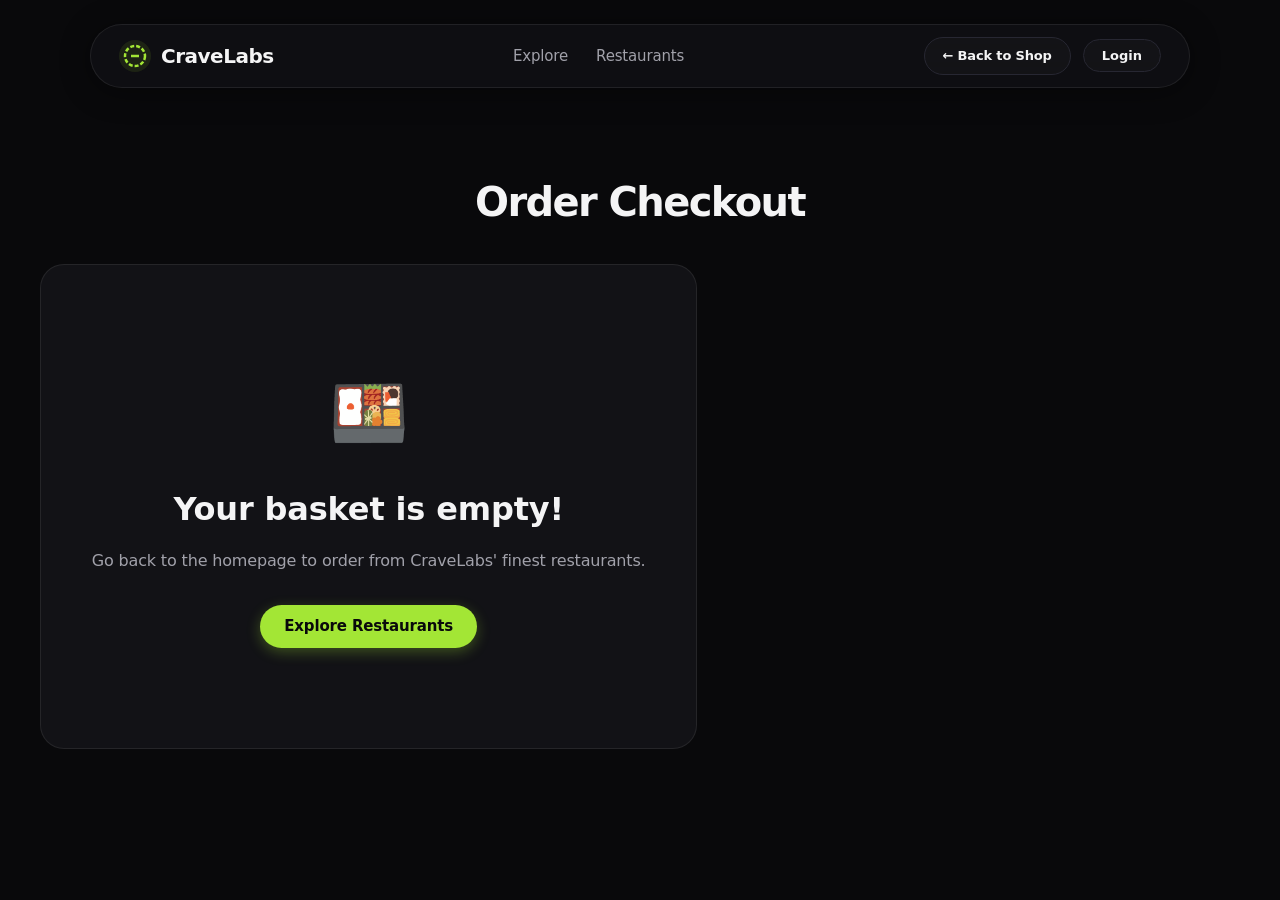
<file: checkout.html>
<!DOCTYPE html>
<html lang="en">
<head>
  <meta charset="UTF-8">
  <meta name="viewport" content="width=device-width, initial-scale=1.0">
  <meta name="description" content="Secure checkout for CraveLabs. Apply promo codes and select payment method. Enforces Clerk Google authentication.">
  <title>Checkout — CraveLabs</title>
  
  <!-- Stylesheet -->
  <link rel="stylesheet" href="styles.css">
  
  <!-- Favicon -->
  <link rel="icon" href="data:image/svg+xml,<svg xmlns='http://www.w3.org/2000/svg' viewBox='0 0 100 100'><text y='0.9em' font-size='90'>🧪</text></svg>">
  
  <!-- Clerk SDK via CDN -->
  <script async crossorigin="anonymous" src="https://cdn.clerk.com/public/clerk.js" data-clerk-publishable-key="pk_test_bW9kZXJuLWhlcm9uLTgyLmNsZXJrLmFjY291bnRzLmRldiQ"></script>
</head>
<body>

  <!-- ============================================
       NAVIGATION BAR (GLASSMORPHIC)
       ============================================ -->
  <nav class="nav" id="main-nav">
    <a href="index.html" class="nav__logo">
      <svg class="nav__logo-svg" viewBox="0 0 32 32" fill="none" xmlns="http://www.w3.org/2000/svg">
        <rect width="32" height="32" rx="16" fill="var(--color-lime)" fill-opacity="0.1"/>
        <circle cx="16" cy="16" r="10" stroke="var(--color-lime)" stroke-width="2.5" stroke-dasharray="4 2"/>
        <path d="M12 16 H20" stroke="var(--color-lime)" stroke-width="2.5"/>
      </svg>
      CraveLabs
    </a>

    <div class="nav__links">
      <a href="index.html#explore-menu" class="nav__link">Explore</a>
      <a href="index.html#restaurants" class="nav__link">Restaurants</a>
    </div>

    <div class="nav__cta">
      <a href="index.html" class="btn-ghost btn-sm">← Back to Shop</a>
      <!-- Clerk Authentication Widget Container -->
      <div id="clerk-user-button"></div>
    </div>
  </nav>

  <!-- ============================================
       MAIN CHECKOUT SECTION
       ============================================ -->
  <main class="container section-gap" style="margin-top: 80px;">
    <h1 class="hero__title" style="font-size:40px; text-align: center; margin-bottom: 40px;">Order Checkout</h1>
    
    <form id="checkout-main-form" class="checkout-layout">
      
      <!-- LEFT COLUMN -->
      <div class="checkout-left">
        
        <!-- Address card -->
        <div class="checkout-box animate-in">
          <h2 class="checkout-box__title" style="display:flex; justify-content:space-between; align-items:center; flex-wrap: wrap; gap: 8px; border-bottom:1px solid var(--color-border); padding-bottom:16px;">
            <span>📍 Delivery Address</span>
            <button type="button" class="btn-ghost btn-sm" onclick="autofillDemoAddress()" style="font-size: 11px; padding: 4px 10px; border-radius: var(--radius-pill);">Autofill Demo</button>
          </h2>
          <div class="form-row">
            <div class="form-group">
              <label for="address-name" class="form-label">Full Name</label>
              <input type="text" id="address-name" class="input-field" placeholder="Enter your name" required>
            </div>
            <div class="form-group">
              <label for="address-phone" class="form-label">Mobile Number</label>
              <input type="tel" id="address-phone" class="input-field" placeholder="10-digit phone" pattern="[0-9]{10}" required>
            </div>
            <div class="form-group form-group--full">
              <label for="address-area" class="form-label">Street Address</label>
              <textarea id="address-area" class="input-field" rows="3" placeholder="House/Flat number, Street name, Locality" required></textarea>
            </div>
            <div class="form-group">
              <label for="address-city" class="form-label">City</label>
              <input type="text" id="address-city" class="input-field" value="My City" placeholder="City name" required>
            </div>
            <div class="form-group">
              <label for="address-pin" class="form-label">Pincode</label>
              <input type="text" id="address-pin" class="input-field" placeholder="123456" pattern="[0-9]{6}" required>
            </div>
          </div>
        </div>

        <!-- Payment methods -->
        <div class="checkout-box animate-in" style="margin-top: 24px;">
          <h2 class="checkout-box__title">💳 Payment Gateway</h2>
          
          <div class="payment-tabs">
            <button type="button" class="payment-tab payment-tab--active" data-method="card" onclick="selectPaymentMethod('card')">Credit/Debit Card</button>
            <button type="button" class="payment-tab" data-method="upi" onclick="selectPaymentMethod('upi')">UPI QR Code</button>
            <button type="button" class="payment-tab" data-method="cod" onclick="selectPaymentMethod('cod')">Cash on Delivery</button>
          </div>

          <!-- Card Section -->
          <div id="payment-sec-card" class="payment-section">
            <div class="visual-card">
              <div class="visual-card__chip"></div>
              <div class="visual-card__logo" style="font-weight:700;">CravePay</div>
              <div id="card-view-number" class="visual-card__num">•••• •••• •••• ••••</div>
              <div class="visual-card__footer">
                <div>
                  <div>HOLDER</div>
                  <div id="card-view-name" class="visual-card__val">YOUR NAME</div>
                </div>
                <div>
                  <div>EXPIRES</div>
                  <div id="card-view-expiry" class="visual-card__val">MM/YY</div>
                </div>
              </div>
            </div>

            <div class="form-row">
              <div class="form-group form-group--full">
                <label for="cc-number" class="form-label">Card Number</label>
                <input type="text" id="cc-number" class="input-field" placeholder="4321 8765 9811 0021" maxlength="19">
              </div>
              <div class="form-group form-group--full">
                <label for="cc-name" class="form-label">Cardholder Name</label>
                <input type="text" id="cc-name" class="input-field" placeholder="Full name on card">
              </div>
              <div class="form-group">
                <label for="cc-expiry" class="form-label">Expiration Date</label>
                <input type="text" id="cc-expiry" class="input-field" placeholder="MM/YY" maxlength="5">
              </div>
              <div class="form-group">
                <label for="cc-cvv" class="form-label">CVV Code</label>
                <input type="password" id="cc-cvv" class="input-field" placeholder="***" maxlength="3">
              </div>
            </div>
          </div>

          <!-- UPI Section -->
          <div id="payment-sec-upi" class="payment-section" style="display:none; text-align:center;">
            <div class="upi-box">
              <div class="upi-box__qr" style="background:#fff; border: 2px solid #000; padding:12px; display:inline-block; border-radius:12px;">
                <svg width="140" height="140" viewBox="0 0 100 100" fill="none" xmlns="http://www.w3.org/2000/svg">
                  <rect x="5" y="5" width="20" height="20" fill="black"/>
                  <rect x="9" y="9" width="12" height="12" fill="white"/>
                  <rect x="75" y="5" width="20" height="20" fill="black"/>
                  <rect x="79" y="9" width="12" height="12" fill="white"/>
                  <rect x="5" y="75" width="20" height="20" fill="black"/>
                  <rect x="9" y="79" width="12" height="12" fill="white"/>
                  
                  <rect x="35" y="15" width="15" height="5" fill="black"/>
                  <rect x="55" y="5" width="5" height="15" fill="black"/>
                  <rect x="40" y="35" width="25" height="5" fill="black"/>
                  <rect x="30" y="45" width="10" height="20" fill="black"/>
                  <rect x="55" y="55" width="15" height="15" fill="black"/>
                  <rect x="35" y="75" width="15" height="5" fill="black"/>
                  <rect x="65" y="80" width="5" height="10" fill="black"/>
                  <rect x="80" y="40" width="10" height="15" fill="black"/>
                </svg>
              </div>
              <p style="margin-top:16px; font-size:14px; color:var(--color-text-muted);">Scan via secure BHIM, GPay, PhonePe, or Paytm apps to verify transaction.</p>
            </div>
          </div>

          <!-- COD Section -->
          <div id="payment-sec-cod" class="payment-section" style="display:none;">
            <div class="cod-box">
              <div class="cod-box__icon">🛵</div>
              <h4 style="font-size:16px; font-weight:700; color:#fff; margin-bottom:4px;">Cash/UPI on Delivery</h4>
              <p style="font-size:13px; color:var(--color-text-muted);">Settle payment directly with rider via cash or scan code on arrival.</p>
            </div>
          </div>

        </div>

      </div>

      <!-- RIGHT COLUMN -->
      <div class="checkout-right">
        
        <!-- Coupon box -->
        <div class="checkout-box animate-in">
          <h2 class="checkout-box__title">🏷️ Apply Coupon</h2>
          <div class="coupon-field">
            <input type="text" id="coupon-input" class="input-field" placeholder="PROMOCODE" style="text-transform: uppercase;">
            <button type="button" class="btn-lime btn-sm" onclick="applyCoupon()">Apply</button>
          </div>
          <div class="coupon-suggestions">
            <div class="coupon-suggest-item" onclick="selectQuickCoupon('CRAVE50')">
              <div class="coupon-suggest-item__code">CRAVE50</div>
              <div class="coupon-suggest-item__desc">Get 50% Off up to ₹150</div>
            </div>
            <div class="coupon-suggest-item" onclick="selectQuickCoupon('FIRSTFEED')">
              <div class="coupon-suggest-item__code">FIRSTFEED</div>
              <div class="coupon-suggest-item__desc">Flat ₹200 off (orders over ₹400)</div>
            </div>
          </div>
        </div>

        <!-- Billing totals -->
        <div class="checkout-box animate-in" style="margin-top: 24px;">
          <div id="checkout-items-summary">
            <!-- Loaded dynamically -->
          </div>
          
          <button type="submit" id="checkout-pay-btn" class="btn-lime" style="width: 100%; margin-top: 24px; justify-content: center; height: 50px; border-radius: var(--radius-pill);">
            Place Order
          </button>
        </div>

      </div>

    </form>
  </main>

  <!-- ============================================
       TOAST POPUPS
       ============================================ -->
  <div class="toast" id="toast">
    <span class="toast__icon">✓</span>
    <span class="toast__text"></span>
  </div>

  <!-- ============================================
       PROCESSING OVERLAY (AUTH/SECURE GATE)
       ============================================ -->
  <div id="processing-overlay" class="processing-overlay" style="display: none;">
    <div class="processing-box">
      <div class="processing-spinner"></div>
      <h3 class="bento-card__title" style="margin-bottom:12px; font-size:22px; font-weight:700;">Verifying Clerk Authenticity...</h3>
      <p style="color:var(--color-text-muted); font-size:14px;">Contacting secure Google/Clerk OAuth structure</p>
    </div>
  </div>

  <!-- JavaScript -->
  <script src="script.js"></script>
</body>
</html>
</file>
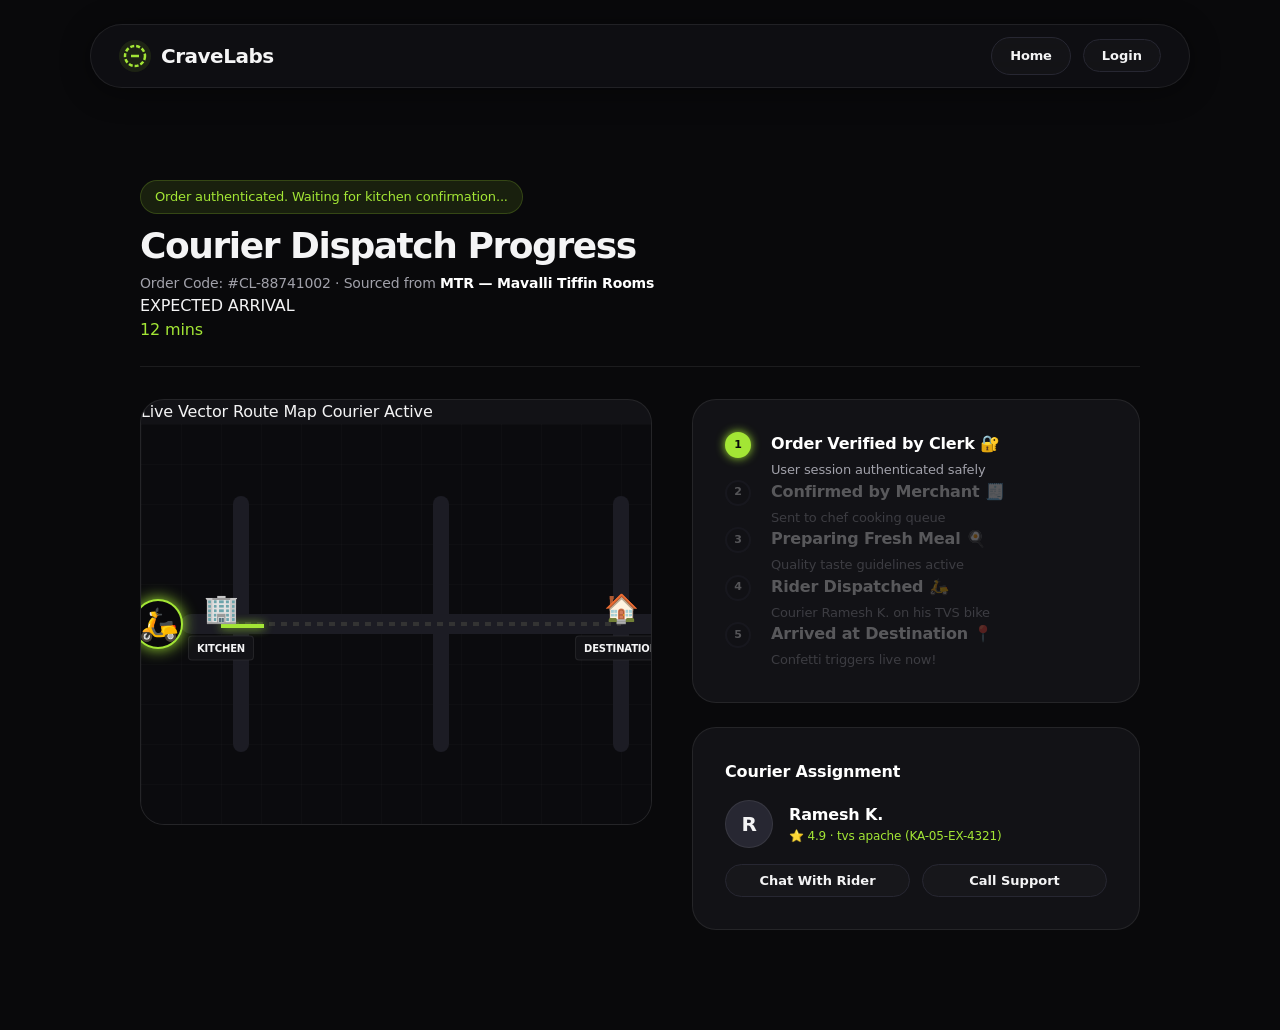
<file: track.html>
<!DOCTYPE html>
<html lang="en">
<head>
  <meta charset="UTF-8">
  <meta name="viewport" content="width=device-width, initial-scale=1.0">
  <meta name="description" content="Track your food delivery live on CraveLabs. Visual maps, moving courier nodes, timeline tracking.">
  <title>Track Order — CraveLabs</title>
  
  <!-- Stylesheet -->
  <link rel="stylesheet" href="styles.css">
  
  <!-- Favicon -->
  <link rel="icon" href="data:image/svg+xml,<svg xmlns='http://www.w3.org/2000/svg' viewBox='0 0 100 100'><text y='0.9em' font-size='90'>🧪</text></svg>">
  
  <!-- Clerk SDK via CDN -->
  <script async crossorigin="anonymous" src="https://cdn.clerk.com/public/clerk.js" data-clerk-publishable-key="pk_test_bW9kZXJuLWhlcm9uLTgyLmNsZXJrLmFjY291bnRzLmRldiQ"></script>
</head>
<body>

  <!-- ============================================
       NAVIGATION BAR (GLASSMORPHIC)
       ============================================ -->
  <nav class="nav" id="main-nav">
    <a href="index.html" class="nav__logo">
      <svg class="nav__logo-svg" viewBox="0 0 32 32" fill="none" xmlns="http://www.w3.org/2000/svg">
        <rect width="32" height="32" rx="16" fill="var(--color-lime)" fill-opacity="0.1"/>
        <circle cx="16" cy="16" r="10" stroke="var(--color-lime)" stroke-width="2.5" stroke-dasharray="4 2"/>
        <path d="M12 16 H20" stroke="var(--color-lime)" stroke-width="2.5"/>
      </svg>
      CraveLabs
    </a>
    <div class="nav__cta">
      <a href="index.html" class="btn-ghost btn-sm">Home</a>
      <!-- Clerk Authentication Widget Container -->
      <div id="clerk-user-button"></div>
    </div>
  </nav>

  <!-- ============================================
       TRACKING INTERFACE
       ============================================ -->
  <main class="container section-gap" style="margin-top: 80px; max-width: 1000px;">
    
    <!-- Top Details -->
    <div class="track-header animate-in" style="border-bottom:1px solid var(--color-border); padding-bottom:24px; margin-bottom:32px;">
      <div>
        <span class="badge badge--lime" id="track-status-banner">Authenticating order details...</span>
        <h1 class="hero__title" style="font-size:36px; margin-top:12px; margin-bottom:8px; text-align:left;">Courier Dispatch Progress</h1>
        <p style="color:var(--color-text-muted); font-size:14px;">Order Code: #CL-88741002 · Sourced from <strong id="track-merchant" style="color:#fff;">Local Kitchens</strong></p>
      </div>
      <div class="track-eta">
        <div class="track-eta__label">EXPECTED ARRIVAL</div>
        <div class="track-eta__time" style="color:var(--color-lime);">12 mins</div>
      </div>
    </div>

    <!-- Map and Timeline Grid -->
    <div class="tracking-grid">
      
      <!-- Map Column -->
      <div class="track-left animate-in">
        <div class="map-wrapper">
          <div class="map-header">
            <span>Live Vector Route Map</span>
            <span class="map-header__status">Courier Active</span>
          </div>

          <div class="map-viewport">
            <!-- Road grids pattern background -->
            <svg width="100%" height="100%" xmlns="http://www.w3.org/2000/svg" style="position:absolute; top:0; left:0;">
              <defs>
                <pattern id="grid" width="40" height="40" patternUnits="userSpaceOnUse">
                  <path d="M 40 0 L 0 0 0 40" fill="none" stroke="rgba(255,255,255,0.03)" stroke-width="1"/>
                </pattern>
              </defs>
              <rect width="100%" height="100%" fill="url(#grid)" />
              
              <!-- Roads -->
              <path d="M 50 200 L 550 200" stroke="#1c1c24" stroke-width="20" stroke-linecap="round"/>
              <path d="M 100 80 L 100 320" stroke="#1c1c24" stroke-width="16" stroke-linecap="round"/>
              <path d="M 300 80 L 300 320" stroke="#1c1c24" stroke-width="16" stroke-linecap="round"/>
              <path d="M 480 80 L 480 320" stroke="#1c1c24" stroke-width="16" stroke-linecap="round"/>
              
              <!-- Dotted path -->
              <path d="M 80 200 L 480 200" stroke="#333" stroke-width="4" stroke-dasharray="6 6"/>
            </svg>

            <!-- Traversed route progress line -->
            <div id="track-map-progress-line" class="map-line"></div>

            <!-- Merchant pin node -->
            <div class="map-node" style="left: 80px; top: 200px;">
              <div class="map-node__icon">🏢</div>
              <div class="map-node__label">KITCHEN</div>
            </div>

            <!-- Home pin node -->
            <div class="map-node" style="left: 480px; top: 200px;">
              <div class="map-node__icon">🏠</div>
              <div class="map-node__label">DESTINATION</div>
            </div>

            <!-- Moving Courier -->
            <div id="driver-svg-courier" class="map-rider">
              <div class="map-rider__dot">🛵</div>
            </div>

          </div>
        </div>
      </div>

      <!-- Timeline Column -->
      <div class="track-right animate-in">
        
        <!-- Steps List -->
        <div class="checkout-box" id="track-timeline">
          <!-- Filled dynamically -->
        </div>

        <!-- Rider Profile Card -->
        <div class="checkout-box" style="margin-top: 24px;">
          <h3 class="form-label" style="font-size:16px; color:#fff; margin-bottom:16px;">Courier Assignment</h3>
          
          <div style="display:flex; align-items:center; gap:16px; margin-bottom:16px;">
            <div style="width:48px; height:48px; border-radius:50%; background:var(--color-border-accent); display:flex; align-items:center; justify-content:center; font-size:20px; font-weight:700; border:1px solid var(--color-border);">R</div>
            <div>
              <h4 style="font-size:16px; font-weight:700; color:#fff;">Ramesh K.</h4>
              <p style="font-size:12px; color:var(--color-lime);">⭐ 4.9 · tvs apache (KA-05-EX-4321)</p>
            </div>
          </div>

          <div style="display:flex; gap:12px;">
            <button class="btn-ghost btn-sm" style="flex:1; justify-content:center; border-radius:var(--radius-pill);" onclick="showToast('💬 Ramesh K: Picking up now!')">Chat With Rider</button>
            <button class="btn-ghost btn-sm" style="flex:1; justify-content:center; border-radius:var(--radius-pill);" onclick="showToast('📞 Ringing Support Service...')">Call Support</button>
          </div>
        </div>

      </div>

    </div>

  </main>

  <!-- ============================================
       CONFETTI CANVAS OVERLAY
       ============================================ -->
  <div id="confetti-canvas-overlay" class="confetti-canvas"></div>

  <!-- JavaScript -->
  <script src="script.js"></script>
</body>
</html>
</file>
<file: styles.css>
/* ============================================
   🧪 CraveLabs — Design System & Custom Styles
   Awwwards / Godly / Aceternity-inspired Dark Theme
   ============================================ */

/* --- Font Import (Satoshi via Fontshare) --- */
@import url('https://api.fontshare.com/v2/css?f[]=satoshi@500,700&display=swap');

/* ============================================
   DESIGN TOKENS (DARK MODE DEFAULT)
   ============================================ */
:root {
  /* Core Palette */
  --color-void: #09090b;          /* Page background */
  --color-panel: #121216;         /* Bento card base */
  --color-panel-hover: #181822;   /* Card hovered state */
  --color-border: rgba(255, 255, 255, 0.08); /* Minimal borders */
  --color-border-accent: #272732; /* Strong outline borders */
  --color-white: #ffffff;
  
  /* Neon Accents */
  --color-lime: #a3e635;          /* Primary lime green action */
  --color-violet: #8b5cf6;        /* Secondary accent */
  --color-rose: #f43f5e;          /* Red highlights / Non-veg */
  --color-sky: #0ea5e9;           /* Blue stats / info */
  --color-amber: #f59e0b;         /* Gold stars */
  
  /* Text states */
  --color-text-main: #f4f4f5;     /* Pure text */
  --color-text-muted: #a1a1aa;    /* Zinc secondary text */
  --color-text-dark: #71717a;     /* Inactive helpers */
  
  /* Gradients */
  --gradient-neon: linear-gradient(135deg, var(--color-lime), var(--color-violet));
  --gradient-dark: linear-gradient(rgba(20, 20, 25, 0.8), rgba(10, 10, 12, 0.9));
  
  /* Typography scale */
  --font-satoshi: 'Satoshi', 'Inter', system-ui, -apple-system, sans-serif;
  --tracking-display: -0.04em;    /* Aggressive negative display spacing */
  --tracking-body: -0.01em;       /* Comfortable body spacing */

  /* Radius */
  --radius-bento: 24px;
  --radius-card: 16px;
  --radius-pill: 100px;
  --radius-input: 8px;
  
  /* Premium Glow Shadows */
  --glow-lime: 0 0 25px rgba(163, 230, 53, 0.15);
  --glow-violet: 0 0 25px rgba(139, 92, 246, 0.15);
  --glow-card: 0 4px 30px rgba(0, 0, 0, 0.4);
}

/* ============================================
   RESET & BASE SETUP
   ============================================ */
*, *::before, *::after {
  margin: 0;
  padding: 0;
  box-sizing: border-box;
}

html {
  scroll-behavior: smooth;
  -webkit-font-smoothing: antialiased;
}

body {
  font-family: var(--font-satoshi);
  font-weight: 500;
  background-color: var(--color-void);
  color: var(--color-text-main);
  letter-spacing: var(--tracking-body);
  line-height: 1.5;
  overflow-x: hidden;
}

a {
  color: inherit;
  text-decoration: none;
}

button, input, textarea, select {
  font-family: inherit;
  outline: none;
  border: none;
  background: none;
  color: inherit;
}

/* Scrollbar customized */
::-webkit-scrollbar {
  width: 8px;
}
::-webkit-scrollbar-track {
  background: var(--color-void);
}
::-webkit-scrollbar-thumb {
  background: var(--color-border-accent);
  border-radius: var(--radius-pill);
}
::-webkit-scrollbar-thumb:hover {
  background: var(--color-text-dark);
}

/* ============================================
   UTILITY CLASSES & GRID LAYOUTS
   ============================================ */
.container {
  max-width: 1200px;
  margin: 0 auto;
  padding: 0 24px;
}

.section-gap {
  padding: 100px 0;
}

.glow-text-lime {
  color: var(--color-lime);
  text-shadow: 0 0 10px rgba(163, 230, 53, 0.4);
}

.gradient-text {
  background: var(--gradient-neon);
  -webkit-background-clip: text;
  -webkit-text-fill-color: transparent;
}

/* ============================================
   PREMIUM GLASSNAVIGATION BAR
   ============================================ */
.nav {
  position: fixed;
  top: 24px;
  left: 50%;
  transform: translateX(-50%);
  z-index: 1000;
  width: calc(100% - 48px);
  max-width: 1100px;
  background: rgba(18, 18, 22, 0.7);
  backdrop-filter: blur(16px);
  border: 1px solid var(--color-border);
  border-radius: var(--radius-pill);
  padding: 12px 28px;
  display: flex;
  align-items: center;
  justify-content: space-between;
  box-shadow: var(--glow-card);
  transition: all 0.3s ease;
}

.nav__logo {
  display: flex;
  align-items: center;
  gap: 10px;
  font-size: 20px;
  font-weight: 700;
  letter-spacing: -0.5px;
}

.nav__logo-svg {
  width: 32px;
  height: 32px;
}

.nav__links {
  display: flex;
  align-items: center;
  gap: 28px;
}

.nav__link {
  font-size: 15px;
  color: var(--color-text-muted);
  transition: color 0.2s ease;
  position: relative;
}

.nav__link:hover {
  color: var(--color-white);
}

.nav__link--active::after {
  content: '';
  position: absolute;
  bottom: -6px;
  left: 0;
  width: 100%;
  height: 2px;
  background-color: var(--color-lime);
  box-shadow: 0 0 8px var(--color-lime);
}

.nav__cta {
  display: flex;
  align-items: center;
  gap: 12px;
}

/* Cart Button navigation */
.cart-btn-wrapper {
  position: relative;
}

.cart-badge {
  position: absolute;
  top: -6px;
  right: -6px;
  background-color: var(--color-lime);
  color: var(--color-void);
  border-radius: 50%;
  width: 18px;
  height: 18px;
  font-size: 11px;
  font-weight: 700;
  display: flex;
  align-items: center;
  justify-content: center;
  box-shadow: 0 0 10px var(--color-lime);
}

/* ============================================
   BUTTONS (PREMIUM MODERN UX)
   ============================================ */
.btn-lime {
  background: var(--color-lime);
  color: var(--color-void);
  font-weight: 700;
  font-size: 15px;
  padding: 10px 24px;
  border-radius: var(--radius-pill);
  cursor: pointer;
  display: inline-flex;
  align-items: center;
  gap: 8px;
  box-shadow: 0 4px 14px rgba(163, 230, 53, 0.3);
  transition: all 0.2s ease;
}

.btn-lime:hover {
  transform: translateY(-2px);
  box-shadow: 0 6px 20px rgba(163, 230, 53, 0.5);
}

.btn-lime:active {
  transform: translateY(0);
}

.btn-ghost {
  border: 1px solid var(--color-border-accent);
  background-color: rgba(255,255,255,0.02);
  color: var(--color-text-main);
  font-weight: 700;
  font-size: 15px;
  padding: 10px 24px;
  border-radius: var(--radius-pill);
  cursor: pointer;
  display: inline-flex;
  align-items: center;
  gap: 8px;
  transition: all 0.2s ease;
}

.btn-ghost:hover {
  background-color: rgba(255,255,255,0.06);
  border-color: var(--color-text-muted);
}

.btn-sm {
  padding: 8px 18px;
  font-size: 13px;
}

/* ============================================
   PILL BADGES
   ============================================ */
.badge {
  background-color: var(--color-panel);
  border: 1px solid var(--color-border);
  color: var(--color-text-muted);
  border-radius: var(--radius-pill);
  padding: 6px 14px;
  font-size: 13px;
  display: inline-flex;
  align-items: center;
  gap: 6px;
}

.badge--lime {
  background-color: rgba(163, 230, 53, 0.1);
  border-color: rgba(163, 230, 53, 0.2);
  color: var(--color-lime);
}

/* ============================================
   HERO SECTION (AWWWARDS GRID STYLE)
   ============================================ */
.hero {
  position: relative;
  padding-top: 180px;
  padding-bottom: 80px;
  background-image: radial-gradient(circle at top, rgba(139, 92, 246, 0.1) 0%, transparent 60%);
  overflow: hidden;
}

.hero__grid-bg {
  position: absolute;
  top: 0;
  left: 0;
  width: 100%;
  height: 100%;
  background-size: 40px 40px;
  background-image: linear-gradient(to right, rgba(255,255,255,0.02) 1px, transparent 1px),
                    linear-gradient(to bottom, rgba(255,255,255,0.02) 1px, transparent 1px);
  z-index: 0;
  mask-image: radial-gradient(ellipse at center, black 40%, transparent 70%);
}

.hero__content {
  position: relative;
  z-index: 1;
  text-align: center;
  max-width: 800px;
  margin: 0 auto;
}

.hero__eyebrow {
  margin-bottom: 24px;
  animation: fadeInUp 0.6s ease;
}

.hero__title {
  font-size: 64px;
  line-height: 1.1;
  font-weight: 700;
  letter-spacing: var(--tracking-display);
  margin-bottom: 24px;
  animation: fadeInUp 0.8s ease;
}

.hero__subtitle {
  font-size: 18px;
  color: var(--color-text-muted);
  margin-bottom: 40px;
  max-width: 580px;
  margin-left: auto;
  margin-right: auto;
  animation: fadeInUp 1s ease;
}

.hero__search {
  display: flex;
  background: rgba(25, 25, 30, 0.8);
  border: 1px solid var(--color-border);
  border-radius: var(--radius-pill);
  padding: 8px 12px 8px 24px;
  max-width: 580px;
  margin: 0 auto 48px auto;
  box-shadow: 0 10px 30px rgba(0, 0, 0, 0.3);
  align-items: center;
  animation: fadeInUp 1.2s ease;
}

.hero__search input {
  flex: 1;
  font-size: 16px;
  color: var(--color-white);
  padding: 8px 0;
}

.hero__search input::placeholder {
  color: var(--color-text-dark);
}

.hero__search .btn-lime {
  padding: 10px 28px;
}

.hero__stats {
  display: flex;
  justify-content: center;
  gap: 60px;
  margin-top: 20px;
  animation: fadeInUp 1.4s ease;
}

.hero__stat-num {
  font-size: 32px;
  font-weight: 700;
  color: var(--color-white);
  margin-bottom: 4px;
}

.hero__stat-label {
  font-size: 13px;
  color: var(--color-text-muted);
  letter-spacing: 0.5px;
  text-transform: uppercase;
}

/* Animations */
@keyframes fadeInUp {
  from { opacity: 0; transform: translateY(20px); }
  to { opacity: 1; transform: translateY(0); }
}

/* ============================================
   BENTO CUISINE CATEGORIES (MAGIC-UI STYLE)
   ============================================ */
.bento-header {
  margin-bottom: 48px;
  text-align: center;
}

.bento-grid {
  display: grid;
  grid-template-columns: repeat(4, 1fr);
  grid-auto-rows: 200px;
  gap: 20px;
}

.bento-card {
  background: var(--color-panel);
  border: 1px solid var(--color-border);
  border-radius: var(--radius-bento);
  padding: 32px;
  position: relative;
  overflow: hidden;
  display: flex;
  flex-direction: column;
  justify-content: space-between;
  cursor: pointer;
}

/* Bento Sizes */
.bento-card--large {
  grid-column: span 2;
  grid-row: span 2;
  background: linear-gradient(to bottom right, var(--color-panel), rgba(139, 92, 246, 0.15));
  border-color: rgba(139, 92, 246, 0.2);
}

.bento-card--wide {
  grid-column: span 2;
}

.bento-card__title {
  font-size: 24px;
  font-weight: 700;
  color: var(--color-white);
  letter-spacing: -0.5px;
  z-index: 2;
}

.bento-card__desc {
  font-size: 14px;
  color: var(--color-text-muted);
  margin-top: 8px;
  z-index: 2;
}

.bento-card__icon {
  font-size: 64px;
  position: absolute;
  right: 24px;
  bottom: 24px;
  opacity: 0.8;
  z-index: 1;
  transition: all 0.3s ease;
}

/* Hover effects (Aceternity glowing border beam effect) */
.bento-card::after {
  content: '';
  position: absolute;
  top: 0;
  left: 0;
  width: 100%;
  height: 100%;
  background: radial-gradient(800px circle at var(--x, 0px) var(--y, 0px), rgba(255,255,255,0.06), transparent 40%);
  z-index: 1;
  pointer-events: none;
}

.bento-card:hover {
  background-color: var(--color-panel-hover);
}

.bento-card:hover .bento-card__icon {
  transform: scale(1.1) rotate(5deg);
}

.bento-card--large .bento-card__icon {
  font-size: 120px;
}

/* ============================================
   RESTAURANT GRID & CARDS
   ============================================ */
.section-title {
  font-size: 32px;
  font-weight: 700;
  letter-spacing: -0.8px;
  margin-bottom: 12px;
}

.section-desc {
  font-size: 16px;
  color: var(--color-text-muted);
  margin-bottom: 40px;
}

.restaurant-filters {
  display: flex;
  justify-content: space-between;
  align-items: center;
  margin-bottom: 32px;
  flex-wrap: wrap;
  gap: 16px;
}

.filters-group {
  display: flex;
  gap: 12px;
}

.filter-btn {
  background: rgba(255,255,255,0.02);
  border: 1px solid var(--color-border);
  color: var(--color-text-muted);
  padding: 8px 18px;
  border-radius: var(--radius-pill);
  font-size: 14px;
  cursor: pointer;
  transition: all 0.2s ease;
}

.filter-btn:hover, .filter-btn--active {
  border-color: var(--color-lime);
  color: var(--color-lime);
  background-color: rgba(163, 230, 53, 0.05);
}

.restaurants-grid {
  display: grid;
  grid-template-columns: repeat(3, 1fr);
  gap: 30px;
}

.restaurant-card {
  background: var(--color-panel);
  border: 1px solid var(--color-border);
  border-radius: var(--radius-card);
  overflow: hidden;
  cursor: pointer;
  position: relative;
  transition: all 0.3s cubic-bezier(0.23, 1, 0.32, 1);
}

.restaurant-card__image-wrapper {
  height: 200px;
  position: relative;
  overflow: hidden;
}

.restaurant-card__img {
  width: 100%;
  height: 100%;
  object-fit: cover;
  transition: transform 0.5s ease;
}

.restaurant-card__overlay {
  position: absolute;
  top: 16px;
  left: 16px;
  display: flex;
  gap: 8px;
  z-index: 2;
}

.restaurant-card__body {
  padding: 24px;
}

.restaurant-card__name {
  font-size: 20px;
  font-weight: 700;
  color: var(--color-white);
  margin-bottom: 6px;
  letter-spacing: -0.4px;
}

.restaurant-card__cuisine {
  font-size: 14px;
  color: var(--color-text-muted);
  margin-bottom: 16px;
}

.restaurant-card__meta {
  display: flex;
  align-items: center;
  justify-content: space-between;
  padding-top: 16px;
  border-top: 1px solid var(--color-border);
  font-size: 13px;
  color: var(--color-text-muted);
}

.restaurant-card__rating {
  display: flex;
  align-items: center;
  gap: 4px;
  font-weight: 700;
  color: var(--color-amber);
}

/* Hover effects */
.restaurant-card:hover {
  transform: translateY(-6px);
  border-color: rgba(255,255,255,0.15);
  box-shadow: 0 20px 40px rgba(0,0,0,0.6);
}

.restaurant-card:hover .restaurant-card__img {
  transform: scale(1.05);
}

/* ============================================
   MENU ITEM CARDS (RESTAURANT MENU PAGE)
   ============================================ */
.menu-grid {
  display: grid;
  grid-template-columns: repeat(2, 1fr);
  gap: 24px;
}

.menu-item {
  background: var(--color-panel);
  border: 1px solid var(--color-border);
  border-radius: var(--radius-card);
  padding: 24px;
  display: flex;
  gap: 20px;
  align-items: center;
  justify-content: space-between;
  transition: all 0.3s ease;
}

.menu-item:hover {
  border-color: rgba(255, 255, 255, 0.12);
  box-shadow: 0 10px 20px rgba(0,0,0,0.3);
}

.menu-item__details {
  flex: 1;
}

.menu-item__indicator {
  display: inline-block;
  width: 14px;
  height: 14px;
  border: 1.5px solid var(--color-border-accent);
  position: relative;
  margin-bottom: 8px;
}

.menu-item__indicator::after {
  content: '';
  position: absolute;
  width: 6px;
  height: 6px;
  border-radius: 50%;
  top: 50%;
  left: 50%;
  transform: translate(-50%, -50%);
}

.menu-item__indicator--veg::after {
  background-color: var(--color-lime);
}

.menu-item__indicator--nonveg::after {
  background-color: var(--color-rose);
}

.menu-item__name {
  font-size: 18px;
  font-weight: 700;
  color: var(--color-white);
  margin-bottom: 4px;
}

.menu-item__price {
  font-size: 15px;
  font-weight: 700;
  color: var(--color-lime);
  display: block;
  margin-bottom: 8px;
}

.menu-item__desc {
  font-size: 13px;
  color: var(--color-text-muted);
  line-height: 1.4;
}

.menu-item__right {
  position: relative;
  width: 110px;
  height: 110px;
  flex-shrink: 0;
}

.menu-item__img {
  width: 100%;
  height: 100%;
  object-fit: cover;
  border-radius: var(--radius-input);
  border: 1px solid var(--color-border);
}

.menu-item__add-btn {
  position: absolute;
  bottom: -10px;
  left: 50%;
  transform: translateX(-50%);
  font-size: 12px;
  padding: 6px 16px;
  box-shadow: 0 4px 10px rgba(0,0,0,0.4);
}

/* ============================================
   CART SIDE-DRAWER & OVERLAY
   ============================================ */
.cart-overlay {
  position: fixed;
  top: 0;
  left: 0;
  width: 100vw;
  height: 100vh;
  background: rgba(0, 0, 0, 0.6);
  backdrop-filter: blur(4px);
  z-index: 2000;
  opacity: 0;
  visibility: hidden;
  transition: all 0.3s ease;
}

.cart-overlay--open {
  opacity: 1;
  visibility: visible;
}

.cart-sidebar {
  position: fixed;
  top: 0;
  right: -420px;
  width: 400px;
  max-width: 90vw;
  height: 100vh;
  background: #111115;
  border-left: 1px solid var(--color-border);
  box-shadow: -10px 0 30px rgba(0,0,0,0.5);
  z-index: 2001;
  display: flex;
  flex-direction: column;
  transition: right 0.3s cubic-bezier(0.23, 1, 0.32, 1);
}

.cart-sidebar--open {
  right: 0;
}

.cart-sidebar__header {
  padding: 24px;
  border-bottom: 1px solid var(--color-border);
  display: flex;
  justify-content: space-between;
  align-items: center;
}

.cart-sidebar__close {
  width: 32px;
  height: 32px;
  border: 1px solid var(--color-border-accent);
  border-radius: 50%;
  display: flex;
  align-items: center;
  justify-content: center;
  cursor: pointer;
  transition: all 0.2s ease;
}

.cart-sidebar__close:hover {
  background: rgba(255,255,255,0.05);
}

.cart-sidebar__items {
  flex: 1;
  overflow-y: auto;
  padding: 24px;
}

.cart-item {
  display: flex;
  gap: 16px;
  padding-bottom: 20px;
  margin-bottom: 20px;
  border-bottom: 1px solid var(--color-border);
}

.cart-item__img {
  width: 60px;
  height: 60px;
  object-fit: cover;
  border-radius: var(--radius-input);
  border: 1px solid var(--color-border);
}

.cart-item__info {
  flex: 1;
}

.cart-item__name {
  font-size: 15px;
  font-weight: 700;
  color: var(--color-white);
  margin-bottom: 2px;
}

.cart-item__restaurant {
  font-size: 12px;
  color: var(--color-text-muted);
  margin-bottom: 8px;
}

.cart-item__controls {
  display: flex;
  align-items: center;
  gap: 12px;
}

.cart-item__btn {
  width: 24px;
  height: 24px;
  border: 1px solid var(--color-border-accent);
  border-radius: 50%;
  display: flex;
  align-items: center;
  justify-content: center;
  font-size: 14px;
  cursor: pointer;
}

.cart-item__btn:hover {
  background-color: var(--color-border-accent);
}

.cart-item__qty {
  font-size: 14px;
  font-weight: 700;
}

.cart-item__price {
  font-size: 15px;
  font-weight: 700;
  color: var(--color-lime);
}

.cart-sidebar__footer {
  padding: 24px;
  border-top: 1px solid var(--color-border);
}

.cart-sidebar__row {
  display: flex;
  justify-content: space-between;
  margin-bottom: 12px;
  font-size: 15px;
  color: var(--color-text-muted);
}

.cart-sidebar__row--total {
  font-size: 18px;
  font-weight: 700;
  color: var(--color-white);
  border-top: 1px solid var(--color-border);
  padding-top: 16px;
  margin-top: 16px;
}

/* ============================================
   CHECKOUT CONTAINER & CREDIT CARDS
   ============================================ */
.checkout-layout {
  display: grid;
  grid-template-columns: 1.7fr 1.3fr;
  gap: 40px;
  align-items: start;
}

.checkout-box {
  background: var(--color-panel);
  border: 1px solid var(--color-border);
  border-radius: var(--radius-bento);
  padding: 32px;
}

.checkout-box__title {
  font-size: 22px;
  font-weight: 700;
  margin-bottom: 24px;
  border-bottom: 1px solid var(--color-border);
  padding-bottom: 16px;
}

.form-row {
  display: grid;
  grid-template-columns: 1fr 1fr;
  gap: 20px;
  margin-bottom: 20px;
}

.form-group {
  display: flex;
  flex-direction: column;
  gap: 8px;
}

.form-group--full {
  grid-column: span 2;
  margin-bottom: 20px;
}

.form-label {
  font-size: 13px;
  font-weight: 700;
  color: var(--color-text-muted);
}

.input-field {
  background: rgba(255,255,255,0.02);
  border: 1px solid var(--color-border-accent);
  border-radius: var(--radius-input);
  padding: 12px 16px;
  font-size: 15px;
  color: var(--color-white);
  transition: all 0.2s ease;
}

.input-field:focus {
  border-color: var(--color-lime);
  box-shadow: 0 0 10px rgba(163,230,53,0.1);
}

/* Virtual Credit Card */
.visual-card {
  background: linear-gradient(135deg, #1e1b4b, #311042);
  border: 1px solid var(--color-border);
  border-radius: var(--radius-card);
  width: 100%;
  max-width: 340px;
  height: 200px;
  padding: 24px;
  margin: 0 auto 32px auto;
  box-shadow: 0 15px 35px rgba(0,0,0,0.6);
  display: flex;
  flex-direction: column;
  justify-content: space-between;
}

.visual-card__chip {
  width: 44px;
  height: 32px;
  background-color: var(--color-amber);
  border-radius: 4px;
}

.visual-card__num {
  font-family: monospace;
  font-size: 22px;
  letter-spacing: 2px;
  text-align: center;
  margin: 16px 0;
  color: #fff;
}

.visual-card__footer {
  display: flex;
  justify-content: space-between;
  font-size: 11px;
  color: var(--color-text-muted);
}

.visual-card__val {
  font-size: 14px;
  font-weight: 700;
  color: #fff;
  margin-top: 4px;
  text-transform: uppercase;
}

/* ============================================
   LIVE ORDER TRACKING SECTION
   ============================================ */
.tracking-grid {
  display: grid;
  grid-template-columns: 1.6fr 1.4fr;
  gap: 40px;
}

.map-wrapper {
  background: var(--color-panel);
  border: 1px solid var(--color-border);
  border-radius: var(--radius-bento);
  overflow: hidden;
}

.map-viewport {
  height: 400px;
  background-color: #0b0b0e;
  position: relative;
  overflow: hidden;
}

.map-line {
  position: absolute;
  height: 4px;
  background-color: var(--color-lime);
  box-shadow: 0 0 10px var(--color-lime);
  top: 200px;
  left: 80px;
  width: 0%;
  transition: width 1s linear;
}

.map-rider {
  position: absolute;
  top: 200px;
  transform: translate(-50%, -50%);
  z-index: 10;
  transition: left 1s linear;
}

.map-rider__dot {
  font-size: 32px;
  background-color: var(--color-void);
  border: 2px solid var(--color-lime);
  border-radius: 50%;
  width: 50px;
  height: 50px;
  display: flex;
  align-items: center;
  justify-content: center;
  box-shadow: 0 0 15px var(--color-lime);
}

.map-node {
  position: absolute;
  transform: translate(-50%, -50%);
  display: flex;
  flex-direction: column;
  align-items: center;
}

.map-node__icon {
  font-size: 28px;
}

.map-node__label {
  font-size: 10px;
  font-weight: 700;
  background: var(--color-panel);
  border: 1px solid var(--color-border);
  padding: 4px 8px;
  border-radius: 4px;
  margin-top: 6px;
  white-space: nowrap;
}

/* Timeline updates */
.timeline-card {
  padding-bottom: 24px;
  position: relative;
}

.timeline-card::before {
  content: '';
  position: absolute;
  left: 12px;
  top: 24px;
  bottom: 0;
  width: 2px;
  background: var(--color-border-accent);
}

.timeline-card:last-child::before {
  display: none;
}

.timeline-step {
  display: flex;
  gap: 20px;
  opacity: 0.3;
  transition: opacity 0.5s ease;
}

.timeline-step--active {
  opacity: 1;
}

.timeline-step__badge {
  width: 26px;
  height: 26px;
  border-radius: 50%;
  background: var(--color-panel);
  border: 2px solid var(--color-border-accent);
  display: flex;
  align-items: center;
  justify-content: center;
  font-size: 11px;
  font-weight: 700;
  z-index: 2;
}

.timeline-step--active .timeline-step__badge {
  border-color: var(--color-lime);
  background-color: var(--color-lime);
  color: var(--color-void);
  box-shadow: 0 0 10px var(--color-lime);
}

.timeline-step--completed .timeline-step__badge {
  border-color: var(--color-lime);
  background-color: var(--color-lime);
  color: var(--color-void);
}

.timeline-step__title {
  font-size: 16px;
  font-weight: 700;
  color: var(--color-white);
  margin-bottom: 4px;
}

.timeline-step__desc {
  font-size: 13px;
  color: var(--color-text-muted);
}

/* ============================================
   TOASTS & CONFETTI CELEBRATIONS
   ============================================ */
.toast {
  position: fixed;
  bottom: 32px;
  left: 50%;
  transform: translateX(-50%) translateY(100px);
  background-color: var(--color-white);
  color: var(--color-void);
  border-radius: var(--radius-pill);
  padding: 14px 28px;
  font-size: 14px;
  font-weight: 700;
  z-index: 5000;
  box-shadow: 0 20px 40px rgba(0,0,0,0.5);
  display: flex;
  align-items: center;
  gap: 10px;
  opacity: 0;
  transition: all 0.3s cubic-bezier(0.175, 0.885, 0.32, 1.275);
}

.toast--visible {
  transform: translateX(-50%) translateY(0);
  opacity: 1;
}

.toast__icon {
  color: var(--color-lime);
  font-size: 16px;
}

/* Confetti falls */
.confetti-canvas {
  position: fixed;
  top: 0;
  left: 0;
  width: 100vw;
  height: 100vh;
  z-index: 9999;
  pointer-events: none;
  overflow: hidden;
}

/* ============================================
   SECURE CLERK GATE / LOADING SCREEN
   ============================================ */
.processing-overlay {
  position: fixed;
  top: 0;
  left: 0;
  width: 100vw;
  height: 100vh;
  background: rgba(9, 9, 11, 0.95);
  backdrop-filter: blur(8px);
  z-index: 9999;
  display: flex;
  align-items: center;
  justify-content: center;
}

.processing-box {
  background: var(--color-panel);
  border: 1px solid var(--color-border);
  border-radius: var(--radius-bento);
  padding: 48px;
  text-align: center;
  max-width: 440px;
  width: 90%;
  box-shadow: 0 20px 50px rgba(0,0,0,0.6);
}

.processing-spinner {
  width: 64px;
  height: 64px;
  border: 4px solid var(--color-border-accent);
  border-top: 4px solid var(--color-lime);
  border-radius: 50%;
  animation: spinLoader 0.8s linear infinite;
  margin: 0 auto 24px auto;
  box-shadow: 0 0 15px rgba(163,230,53,0.1);
}

@keyframes spinLoader {
  0% { transform: rotate(0deg); }
  100% { transform: rotate(360deg); }
}

/* ============================================
   FOOTER SECTION
   ============================================ */
.footer {
  background: #0d0d11;
  border-top: 1px solid var(--color-border);
  padding: 80px 0 40px 0;
  font-size: 14px;
  color: var(--color-text-muted);
}

.footer__grid {
  display: grid;
  grid-template-columns: 2fr 1fr 1fr 1fr;
  gap: 48px;
  margin-bottom: 60px;
}

.footer__brand {
  font-size: 22px;
  font-weight: 700;
  color: var(--color-white);
  margin-bottom: 20px;
  display: flex;
  align-items: center;
  gap: 10px;
}

.footer__desc {
  line-height: 1.6;
  max-width: 320px;
}

.footer__title {
  font-weight: 700;
  color: var(--color-white);
  margin-bottom: 20px;
  text-transform: uppercase;
  font-size: 13px;
  letter-spacing: 0.5px;
}

.footer__link {
  display: block;
  margin-bottom: 12px;
  transition: color 0.2s ease;
}

.footer__link:hover {
  color: var(--color-lime);
}

.footer__bottom {
  border-top: 1px solid var(--color-border);
  padding-top: 40px;
  display: flex;
  justify-content: space-between;
  align-items: center;
  flex-wrap: wrap;
  gap: 20px;
}

.footer__socials {
  display: flex;
  gap: 16px;
}

.footer__social {
  width: 40px;
  height: 40px;
  border-radius: 50%;
  border: 1px solid var(--color-border-accent);
  display: flex;
  align-items: center;
  justify-content: center;
  transition: all 0.2s ease;
}

.footer__social:hover {
  border-color: var(--color-lime);
  color: var(--color-lime);
  background-color: rgba(163,230,53,0.05);
}

/* ============================================
   RESPONSIVE DESIGN SYSTEM
   ============================================ */
@media (max-width: 1024px) {
  .bento-grid {
    grid-template-columns: repeat(2, 1fr);
    grid-auto-rows: 180px;
  }
  
  .restaurants-grid {
    grid-template-columns: repeat(2, 1fr);
  }
  
  .menu-grid {
    grid-template-columns: 1fr;
  }
}

@media (max-width: 768px) {
  .nav__links {
    display: none;
  }
  
  .hero__title {
    font-size: 44px;
  }
  
  .checkout-layout, .tracking-grid {
    grid-template-columns: 1fr;
  }
  
  .restaurants-grid {
    grid-template-columns: 1fr;
  }
  
  .footer__grid {
    grid-template-columns: 1fr 1fr;
  }
}

@media (max-width: 480px) {
  .bento-grid {
    grid-template-columns: 1fr;
    grid-auto-rows: 160px;
  }
  .bento-card--large {
    grid-column: span 1;
    grid-row: span 1;
  }
  .bento-card--wide {
    grid-column: span 1;
  }
  
  .hero__stats {
    flex-direction: column;
    gap: 20px;
  }
  
  .footer__grid {
    grid-template-columns: 1fr;
  }
}
</file>
